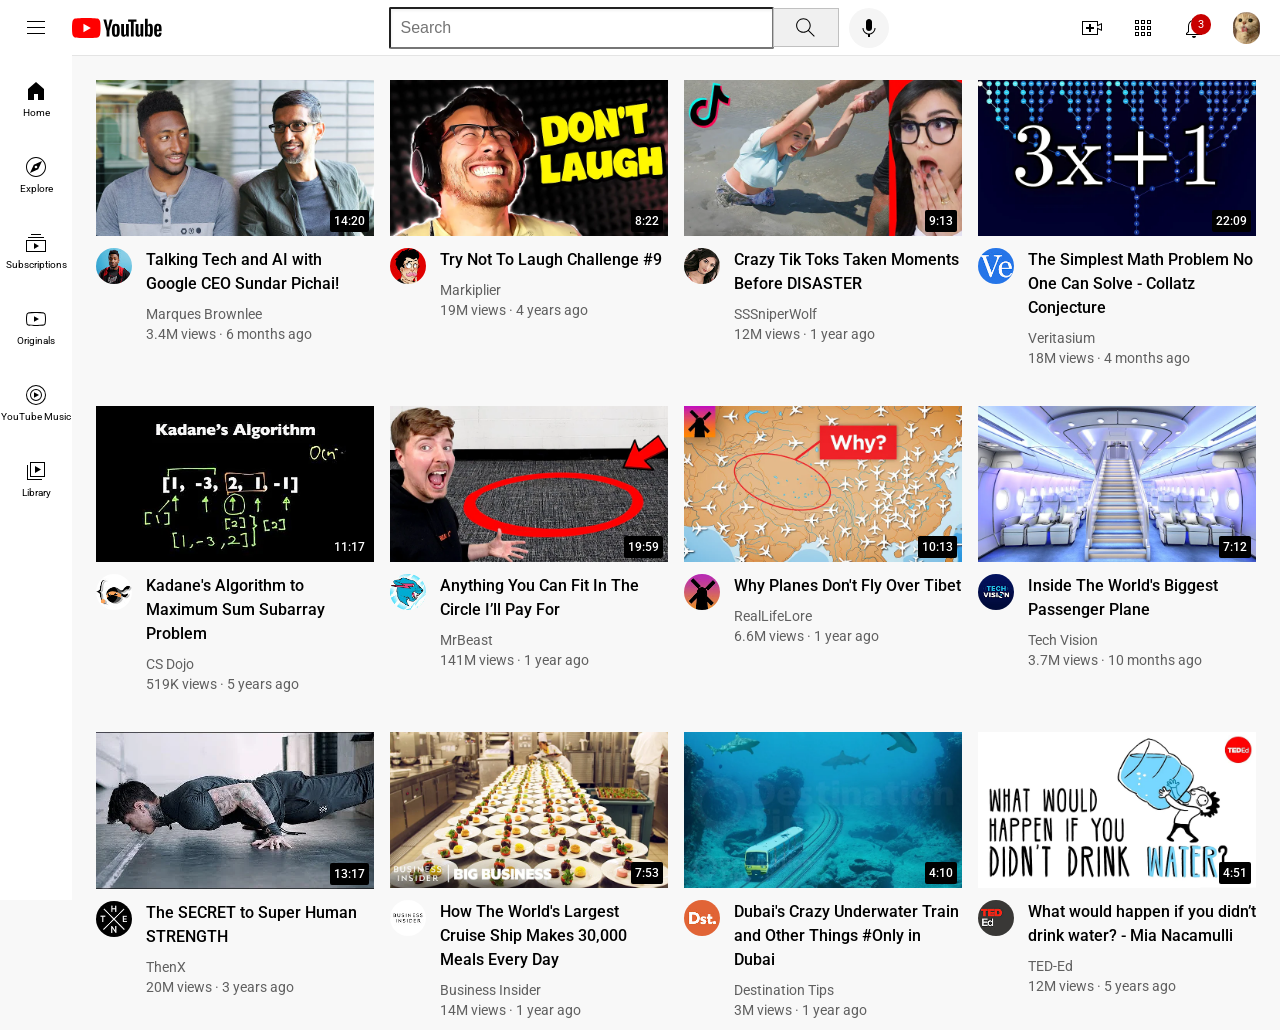
<file: index.html>
<!DOCTYPE html>
<html>

<head>
  <title>YouTube-clone</title>
  <link rel="preconnect" href="https://fonts.googleapis.com">
  <link rel="preconnect" href="https://fonts.gstatic.com" crossorigin>
  <link href="https://fonts.googleapis.com/css2?family=Roboto:wght@400;500;700&display=swap" rel="stylesheet">

  <link rel="stylesheet" href="styles/general.css">
  <link rel="stylesheet" href="styles/header.css">
  <link rel="stylesheet" href="styles/video.css">
  <link rel="stylesheet" href="styles/sidebar.css">
</head>

<body>
  <header class="header">
    <div class="left-section">
      <img class="hamburger-menu" src="photos/hamburger-menu.svg" alt="photo">
      <img class="youtube-logo" src="photos/youtube-logo.svg" alt="logo">
    </div>
    <div class="middle-section">
      <input class="search-bar" type="text" placeholder="Search">
      <button class="search-button">
        <img class="search-icon" src="photos/search.svg" alt="search">
        <div class="tooltip">Search</div>
      </button>
      <!-- Put position absolute inside position relative-->
      <button class="voice-search-button">
        <img class="voice-icon" src="photos/voice-search-icon.svg" alt="voice">
        <div class="tooltip">Search with your voice</div>
      </button>
    </div>
    <div class="right-section">
      <div class="upload-icon-container">
        <img class="upload-icon" src="photos/upload.svg">
        <div class="tooltip">Create</div>
      </div>
      <div class="youtube-apps-icon-container">
        <img class="youtube-apps-icon" src="photos/youtube-apps.svg">
        <div class="tooltip">YouTube Apps</div>
      </div>
      <div class="notifications-icon-container">
        <img class="notifications-icon" src="photos/notifications.svg">
        <div class="notifications-count">3</div>
        <div class="tooltip">Notifications</div>
      </div>
      <img class="current-user-picture" src="photos/cat3.jpg">
    </div>
  </header>

  <nav class="sidebar">
    <div class="sidebar-link"><img src="photos/home.svg">
      <div>Home</div>
    </div>
    <div class="sidebar-link"><img src="photos/explore.svg">
      <div>Explore</div>
    </div>
    <div class="sidebar-link"><img src="photos/subscriptions.svg">
      <div>Subscriptions</div>
    </div>
    <div class="sidebar-link"><img src="photos/originals.svg">
      <div>Originals</div>
    </div>
    <div class="sidebar-link"><img src="photos/youtube-music.svg">
      <div>YouTube Music</div>
    </div>
    <div class="sidebar-link"><img src="photos/library.svg">
      <div>Library</div>
    </div>
  </nav>
  <main>
    <section class="video-grid">


      <div class="video-preview">
        <div class="thumbnail-row">
          <a href="https://www.youtube.com/watch?v=n2RNcPRtAiY" target="_blank" class="video-title-link">
            <img class="thumbnail" src="photos/thumbnail-1.webp">
          </a>
          <div class="video-time">14:20</div>
        </div>
        <div class="video-info-grid">
          <div class="channel-picture">
            <div class="profile-picture-container">
              <a href="https://youtube.com/c/mkbhd" target="_blank">
                <img class="profile-picture" src="photos/channel-1.jpeg">
              </a>
              <div class="channel-tooltip">
                <img class="channel-tooltip-picture" src="photos/channel-1.jpeg">
                <div>
                  <div class="channel-tooltip-name">
                    Marques Brownlee
                  </div>
                  <div class="channel-tooltip-stats">
                  21M subscribers
                  </div>
                </div>
              </div>
            </div>
          </div>
          <div class="video-info">
            <a href="https://www.youtube.com/watch?v=n2RNcPRtAiY" target="_blank" class="video-title-link"></a>
            <p class="video-title">
              Talking Tech and AI with Google CEO Sundar Pichai!
            </p>
            <p class="video-author">
              Marques Brownlee
            </p>
            <p class="video-stats">
              3.4M views &#183; 6 months ago
            </p>
          </div>
        </div>
      </div>

      <div class="video-preview">
        <div class="thumbnail-row">
          <a href="https://www.youtube.com/watch?v=mP0RAo9SKZk" target="_blank" class="video-title-link">
            <img class="thumbnail" src="photos/thumbnail-2.webp">
          </a>
          <div class="video-time">8:22</div>
        </div>
        <div class="video-info-grid">
          <div class="channel-picture">
            <div class="profile-picture-container">
              <a href="https://youtube.com/c/markiplier" target="_blank">
                <img class="profile-picture" src="photos/channel-2.jpeg">
              </a>
              <div class="channel-tooltip">
                <img class="channel-tooltip-picture" src="photos/channel-2.jpeg">
                <div>
                  <div class="channel-tooltip-name">
                    Markiplier
                  </div>
                  <div class="channel-tooltip-stats">
                    38.7M subscribers
                  </div>
                </div>
              </div>
            </div>
          </div>
          <div class="video-info">
            <a href="https://www.youtube.com/watch?v=mP0RAo9SKZk" target="_blank" class="video-title-link"></a>
            <p class="video-title">
              Try Not To Laugh Challenge #9</p>
            <p class="video-author">
              Markiplier
            </p>
            <p class="video-stats">
              19M views &#183; 4 years ago
            </p>
          </div>
        </div>
      </div>

      <div class="video-preview">
        <div class="thumbnail-row">
          <a href="https://www.youtube.com/watch?v=FgjPQQeTh1w" target="_blank" class="video-title-link">
            <img class="thumbnail" src="photos/thumbnail-3.webp">
          </a>
          <div class="video-time">9:13</div>
        </div>
        <div class="video-info-grid">
          <div class="channel-picture">
            <div class="profile-picture-container">
              <a href="https://youtube.com/c/SSSniperWolf" target="_blank">
                <img class="profile-picture" src="photos/channel-3.jpeg">
              </a>
              <div class="channel-tooltip">
                <img class="channel-tooltip-picture" src="photos/channel-3.jpeg">
                <div>
                  <div class="channel-tooltip-name">
                    SSSniperWolf
                  </div>
                  <div class="channel-tooltip-stats">
                    35M subscribers
                  </div>
                </div>
              </div>
            </div>
          </div>
          <div class="video-info">
            <a href="https://www.youtube.com/watch?v=FgjPQQeTh1w" target="_blank" class="video-title-link"></a>
            <p class="video-title">
              Crazy Tik Toks Taken Moments Before DISASTER
            </p>
            <p class="video-author">
              SSSniperWolf
            </p>
            <p class="video-stats">
              12M views &#183; 1 year ago
            </p>
          </div>
        </div>
      </div>

      <div class="video-preview">
        <div class="thumbnail-row">
          <a href="https://www.youtube.com/watch?v=094y1Z2wpJg" target="_blank" class="video-title-link">
            <img class="thumbnail" src="photos/thumbnail-4.webp">
          </a>
          <div class="video-time">22:09</div>
        </div>
        <div class="video-info-grid">
          <div class="channel-picture">
            <div class="profile-picture-container">
              <a href="https://youtube.com/c/veritasium" target="_blank">
                <img class="profile-picture" src="photos/channel-4.jpeg">
              </a>
              <div class="channel-tooltip">
                <img class="channel-tooltip-picture" src="photos/channel-4.jpeg">
                <div>
                  <div class="channel-tooltip-name">
                    veritasium
                  </div>
                  <div class="channel-tooltip-stats">
                    21M subscribers
                  </div>
                </div>
              </div>
            </div>
          </div>
          <div class="video-info">
            <a href="https://www.youtube.com/watch?v=094y1Z2wpJg" target="_blank" class="video-title-link"></a>
            <p class="video-title">
              The Simplest Math Problem No One Can Solve - Collatz Conjecture</p>
            <p class="video-author">
              Veritasium
            </p>
            <p class="video-stats">
              18M views &#183; 4 months ago
            </p>
          </div>
        </div>
      </div>

      <div class="video-preview">
        <div class="thumbnail-row">
          <a href="https://www.youtube.com/watch?v=86CQq3pKSUw" target="_blank" class="video-title-link">
            <img class="thumbnail" src="photos/thumbnail-5.webp">
          </a>
          <div class="video-time">11:17</div>
        </div>
        <div class="video-info-grid">
          <div class="channel-picture">
            <div class="profile-picture-container">
              <a href="https://youtube.com/c/CSDojo" target="_blank">
                <img class="profile-picture" src="photos/channel-5.jpeg">
              </a>
              <div class="channel-tooltip">
                <img class="channel-tooltip-picture" src="photos/channel-5.jpeg">
                <div>
                  <div class="channel-tooltip-name">
                    CS Dojo
                  </div>
                  <div class="channel-tooltip-stats">
                    1.95M subscribers
                  </div>
                </div>
              </div>
            </div>
          </div>
          <div class="video-info">
            <a href="https://www.youtube.com/watch?v=86CQq3pKSUw" target="_blank" class="video-title-link"></a>
            <p class="video-title">
              Kadane's Algorithm to Maximum Sum Subarray Problem
            </p>
            <p class="video-author">
              CS Dojo
            </p>
            <p class="video-stats">
              519K views &#183; 5 years ago
            </p>
          </div>
        </div>
      </div>

      <div class="video-preview">
        <div class="thumbnail-row">
          <a href="https://www.youtube.com/watch?v=yXWw0_UfSFg" target="_blank" class="video-title-link">
            <img class="thumbnail" src="photos/thumbnail-6.webp">
          </a>
          <div class="video-time">19:59</div>
        </div>
        <div class="video-info-grid">
          <div class="channel-picture">
            <div class="profile-picture-container">
              <a href="https://youtube.com/c/MrBeast6000" target="_blank">
                <img class="profile-picture" src="photos/channel-6.jpeg">
              </a>
              <div class="channel-tooltip">
                <img class="channel-tooltip-picture" src="photos/channel-6.jpeg">
                <div>
                  <div class="channel-tooltip-name">
                    MrBeast
                  </div>
                  <div class="channel-tooltip-stats">
                    504M subscribers
                  </div>
                </div>
              </div>
            </div>
          </div>
          <div class="video-info">
            <a href="https://www.youtube.com/watch?v=yXWw0_UfSFg" target="_blank" class="video-title-link"></a>
            <p class="video-title">
              Anything You Can Fit In The Circle I’ll Pay For</p>
            <p class="video-author">
              MrBeast
            </p>
            <p class="video-stats">
              141M views &#183; 1 year ago
            </p>
          </div>
        </div>
        </div>

        <div class="video-preview">
          <div class="thumbnail-row">
            <a href="https://www.youtube.com/watch?v=fNVa1qMbF9Y" target="_blank" class="video-title-link">
            <img class="thumbnail" src="photos/thumbnail-7.webp">
          </a>
            <div class="video-time">10:13</div>
          </div>
          <div class="video-info-grid">
            <div class="channel-picture">
             <div class="profile-picture-container">
              <a href="https://www.youtube.com/channel/UCP5tjEmvPItGyLhmjdwP7Ww" target="_blank">
                <img class="profile-picture" src="photos/channel-7.jpeg">
              </a>
              <div class="channel-tooltip">
                <img class="channel-tooltip-picture" src="photos/channel-7.jpeg">
                <div>
                  <div class="channel-tooltip-name">
                    RealLifeLore
                  </div>
                  <div class="channel-tooltip-stats">
                    7.93M subscribers
                  </div>
                </div>
              </div>
            </div>
          </div>
            <div class="video-info">
              <p class="video-title">
                Why Planes Don't Fly Over Tibet
              </p>
              <p class="video-author">
                RealLifeLore
              </p>
              <p class="video-stats">
                6.6M views &#183; 1 year ago
              </p>
            </div>
          </div>
        </div>

        <div class="video-preview">
          <div class="thumbnail-row">
             <a href="https://www.youtube.com/watch?v=lFm4EM1juls" target="_blank" class="video-title-link">
            <img class="thumbnail" src="photos/thumbnail-8.webp">
          </a>
            <div class="video-time">7:12</div>
          </div>
          <div class="video-info-grid">
            <div class="channel-picture">
             <div class="profile-picture-container">
              <a href="https://www.youtube.com/channel/UCHAK6CyegY22Zj2GWrcaIxg" target="_blank">
                <img class="profile-picture" src="photos/channel-8.jpeg">
              </a>
              <div class="channel-tooltip">
                <img class="channel-tooltip-picture" src="photos/channel-8.jpeg">
                <div>
                  <div class="channel-tooltip-name">
                    VISION
                  </div>
                  <div class="channel-tooltip-stats">
                    844Ksubscribers
                  </div>
                </div>
              </div>
            </div>
          </div>
            <div class="video-info">
              <p class="video-title">
                Inside The World's Biggest Passenger Plane
              </p>
              <p class="video-author">
                Tech Vision
              </p>
              <p class="video-stats">
                3.7M views &#183; 10 months ago
              </p>
            </div>
          </div>
        </div>

        <div class="video-preview">
          <div class="thumbnail-row">
             <a href="https://www.youtube.com/watch?v=ixmxOlcrlUc" target="_blank" class="video-title-link">
            <img class="thumbnail" src="photos/thumbnail-9.webp">
          </a>
            <div class="video-time">13:17</div>
          </div>
          <div class="video-info-grid">
            <div class="channel-picture">
             <div class="profile-picture-container">
              <a href="https://www.youtube.com/c/OFFICIALTHENXSTUDIOS" target="_blank">
                <img class="profile-picture" src="photos/channel-9.jpeg">
              </a>
              <div class="channel-tooltip">
                <img class="channel-tooltip-picture" src="photos/channel-9.jpeg">
                <div>
                  <div class="channel-tooltip-name">
                    THENX
                  </div>
                  <div class="channel-tooltip-stats">
                    7.83M subscribers
                  </div>
                </div>
              </div>
            </div>
          </div>
            <div class="video-info">
              <p class="video-title">
                The SECRET to Super Human STRENGTH
              </p>
              <p class="video-author">
                ThenX
              </p>
              <p class="video-stats">
                20M views &#183; 3 years ago
              </p>
            </div>
          </div>
        </div>

        <div class="video-preview">
          <div class="thumbnail-row">
             <a href="https://www.youtube.com/watch?v=R2vXbFp5C9o" target="_blank" class="video-title-link">
            <img class="thumbnail" src="photos/thumbnail-10.webp">
          </a>
            <div class="video-time">7:53</div>
          </div>
          <div class="video-info-grid">
            <div class="channel-picture">
              <div class="profile-picture-container">
              <a href="https://www.youtube.com/user/businessinsider" target="_blank">
                <img class="profile-picture" src="photos/channel-10.jpeg">
              </a>
              <div class="channel-tooltip">
                <img class="channel-tooltip-picture" src="photos/channel-10.jpeg">
                <div>
                  <div class="channel-tooltip-name">
                    Business Insider
                  </div>
                  <div class="channel-tooltip-stats">
                    10.6M subscribers
                  </div>
                </div>
              </div>
            </div>
          </div>
            <div class="video-info">
              <p class="video-title">
                How The World's Largest Cruise Ship Makes 30,000 Meals Every Day
              </p>
              <p class="video-author">
                Business Insider
              </p>
              <p class="video-stats">
                14M views &#183; 1 year ago
              </p>
            </div>
          </div>
        </div>

        <div class="video-preview">
          <div class="thumbnail-row">
             <a href="https://www.youtube.com/watch?v=0nZuYyXET3s" target="_blank" class="video-title-link">
            <img class="thumbnail" src="photos/thumbnail-11.webp">
          </a>
            <div class="video-time">4:10</div>
          </div>
          <div class="video-info-grid">
            <div class="channel-picture">
              <div class="profile-picture-container">
              <a href="https://www.youtube.com/c/Destinationtips" target="_blank">
                <img class="profile-picture" src="photos/channel-11.jpeg">
              </a>
              <div class="channel-tooltip">
                <img class="channel-tooltip-picture" src="photos/channel-11.jpeg">
                <div>
                  <div class="channel-tooltip-name">
                    Destination Tips
                  </div>
                  <div class="channel-tooltip-stats">
                    281K subscribers
                  </div>
                </div>
              </div>
            </div>
          </div>
            <div class="video-info">
              <p class="video-title">
                Dubai's Crazy Underwater Train and Other Things #Only in Dubai
              </p>
              <p class="video-author">
                Destination Tips
              </p>
              <p class="video-stats">
                3M views &#183; 1 year ago
              </p>
            </div>
          </div>
        </div>

        <div class="video-preview">
          <div class="thumbnail-row">
             <a href="https://youtu.be/9iMGFqMmUFs?si=M6ikcx7sLO4GPZLu" target="_blank" class="video-title-link">
            <img class="thumbnail" src="photos/thumbnail-12.webp">
          </a>
            <div class="video-time">4:51</div>
          </div>
          <div class="video-info-grid">
            <div class="channel-picture">
             <div class="profile-picture-container">
              <a href="https://www.youtube.com/teded" target="_blank">
                <img class="profile-picture" src="photos/channel-12.jpeg">
              </a>
              <div class="channel-tooltip">
                <img class="channel-tooltip-picture" src="photos/channel-12.jpeg">
                <div>
                  <div class="channel-tooltip-name">
                    TED-Ed
                  </div>
                  <div class="channel-tooltip-stats">
                    22.7M subscribers
                  </div>
                </div>
              </div>
            </div>
          </div>
            <div class="video-info">
              <p class="video-title">
                What would happen if you didn’t drink water? - Mia Nacamulli
              </p>
              <p class="video-author">
                TED-Ed
              </p>
              <p class="video-stats">
                12M views &#183; 5 years ago
              </p>
            </div>
          </div>
        </div>

    </section>
  </main>



</body>

</html>
</file>
<file: styles/general.css>
p{
  margin-top:0;
  margin-bottom: 0;
      }
body{
  /* this style below will be inherited */
  font-family: Roboto, Arial;
  margin: 0 ;
  padding-top: 80px;
  padding-left: 96px;
  padding-right: 24px;
  background-color: rgb(248,248,248);
}
</file>
<file: styles/header.css>
.header{
  height: 55px;

  display: flex;
  flex-direction: row;
  justify-content: space-between;


  position: fixed;
  top:0px;
  left:0px;
  right:0px;
  background-color: white;
  border-bottom-width: 1px;
  border-bottom-style: solid;
  border-bottom-color: rgb(228, 228, 228);
   z-index: 100;
}

.left-section{
  
 
  display: flex;
  align-items: center;
}
.hamburger-menu{
  height:24px;
  margin-left: 24px;
  margin-right: 24px;
}
.youtube-logo{
  height:20px;
}
.middle-section{
  
  flex: 1;
  margin-left: 70px;
  margin-right: 35px;
  max-width: 500px;
  display:flex;
  align-items: center;
}
.search-bar::placeholder{
  
  font-size:16px ;
}
.search-bar{
  flex:1;
  height:36px;
  padding-left: 10px;
  font-size:16px;
  border:1px solidrgb(192, 192, 192);
  border-radius: 2px;
  box-shadow: inset 1px 2px 3px rgba(0, 0, 0, 0.05);
  width:0;
}
.search-icon{
  height:25px;
  
}
.search-button{
  height:39px;
  width:66px;
  background-color:rgb(240,240,240);
  border-width:1px;
  border-style:solid;
  border-color:rgb(192, 192, 192);
  margin-left: -1px;
  margin-right: 10px;
  position: relative;
}
.search-button .tooltip,
.voice-search-button .tooltip,
.upload-icon-container .tooltip,
.youtube-apps-icon-container .tooltip,
.notifications-icon-container .tooltip {
  
  position: absolute;
  background-color: gray;
  color: white;
  padding-top: 4px;
  padding-bottom: 4px;
  padding-left: 8px;
  padding-right: 8px;
  border-radius: 2px;
  font-size: 12px;
  bottom: -30px;
  opacity: 0;
  transition: opacity 0.15s;
  pointer-events: none;
  white-space: nowrap;
}
.search-button:hover .tooltip,
.voice-search-button:hover .tooltip,
.upload-icon-container:hover .tooltip,.youtube-apps-icon-container:hover .tooltip,
.notifications-icon-container:hover .tooltip {
  opacity: 1;
}

.search-button,.voice-search-button,
.upload-icon-container,
.youtube-apps-icon-container,
.notifications-icon-container{
  position: relative;
  display: flex;
  justify-content: center;
  align-items: center;
}
.voice-search-button{
  height:40px;
  width:40px;
  border-radius:20px;
  border:none;
  background-color: rgb(245,245,245);
}
.voice-icon{
  height:24px;
  
}
.right-section{
  width: 180px;
  margin-right: 20px;
  display: flex;
  align-items: center;
  justify-content: space-between;
  flex-shrink: 0;
  }
.upload-icon {
  height: 24px;
}

.youtube-apps-icon {
  height: 24px;
}

.notifications-icon {
  height: 24px;
}
.notification-icon-container{
  position: relative;
}
.notifications-count{
  position: absolute;
  top: -2px;
  right:-5px;
  background-color: rgb(200, 0, 0);
  color: white;
  
  font-size:11px;
  padding-left: 7px;
  padding-right: 7px;
  padding-bottom: 4px;
  padding-top: 4px;
  border-radius: 10px;
}
.current-user-picture {
  height: 32px;
  border-radius: 16px;
  object-fit: cover;
}
</file>
<file: styles/video.css>
.thumbnail {
  width: 100%;
}

.video-title {
  margin-top: 0;
  font-size: 14px;
  font-weight: 500;
  line-height: 20px;
  margin-bottom: 10px;
}

.video-info-grid {
  display: grid;
  grid-template-columns: 50px 1fr;
}

.profile-picture {
  width: 36px;
  border-radius: 50px;
}

.thumbnail-row {
  margin-bottom: 8px;
  position: relative;
}

.video-author,
.video-stats {
  font-size: 12px;
  color: rgb(96, 96, 96);
}

.video-author {
  margin-bottom: 4px;
}
.video-grid{
  display: grid;
  grid-template-columns: 1fr 1fr 1fr 1fr;
  column-gap: 16px;
  row-gap: 40px;
  
}

@media (max-width:750px) {
  .video-grid {
    grid-template-columns: 1fr 1fr;
  }
}

@media (min-width:751px) and (max-width:999px) {
  .video-grid {
    grid-template-columns: 1fr 1fr 1fr;
  }
}

@media (min-width:1000px) {
  .video-grid {
    grid-template-columns: 1fr 1fr 1fr 1fr;
  }
}


.video-time {
  
  font-size: 12px;
  font-weight: 500;
  border-radius: 2px;
  background-color: black;
  color: white;
  position: absolute;
  bottom: 8px;
  right: 5px;
  padding:4px;

}

.video-title-link {
  text-decoration: none;
  color: black;
}
.profile-picture-container {
  position: relative;
  display: inline-block;
}

.channel-tooltip {
  background-color: white;
  width: 200px;
  padding: 12px 12px;
  box-shadow: 2px 3px 10px rgba(0, 0, 0, 0.3);
  border-radius: 6px;
  position: absolute;
  top: 55px;
  z-index: 300;

  opacity: 0;
  pointer-events: none;

  display: flex;
  align-items: center;
  transition: opacity 0.15s;
}

.profile-picture-container:hover .channel-tooltip {
  opacity: 1;
}

.channel-tooltip-picture {
  width: 50px;
  height: 50px;
  border-radius: 50px;
  margin-right: 8px;
}

.channel-tooltip-name {
  font-family: Roboto, Arial;
  font-weight: bold;
  font-size: 16px;
  margin-bottom: 4px;
}

.channel-tooltip-stats {
  font-family: Roboto, Arial;
  color: rgb(96, 96, 96);
  font-size: 14px;
}
@media (min-width: 1000px) {
  .video-title {
    font-size: 16px;
    line-height: 24px;
  }
}

@media (min-width: 1000px) {
  .video-author,
  .video-stats {
    font-size: 14px;
  }
}
.video-preview{
  width: 100%;
}
</file>
<file: styles/sidebar.css>
.sidebar {
  position: fixed;
  left: 0;
  bottom: 0;
  top: 55px;
  background-color: white;
  width: 72px;
  z-index: 200;
  padding-top: 5px;
}

.sidebar-link {
  height: 76px;
  display: flex;
  justify-content: center;
  align-items: center;
  flex-direction: column;
  cursor: pointer;
}

.sidebar-link:hover {
  background-color: rgb(235, 235, 235);
}

.sidebar-link img {
  height: 24px;
  margin-bottom: 4px;
}

.sidebar-link div {
  
  font-size: 10px;
}
</file>
